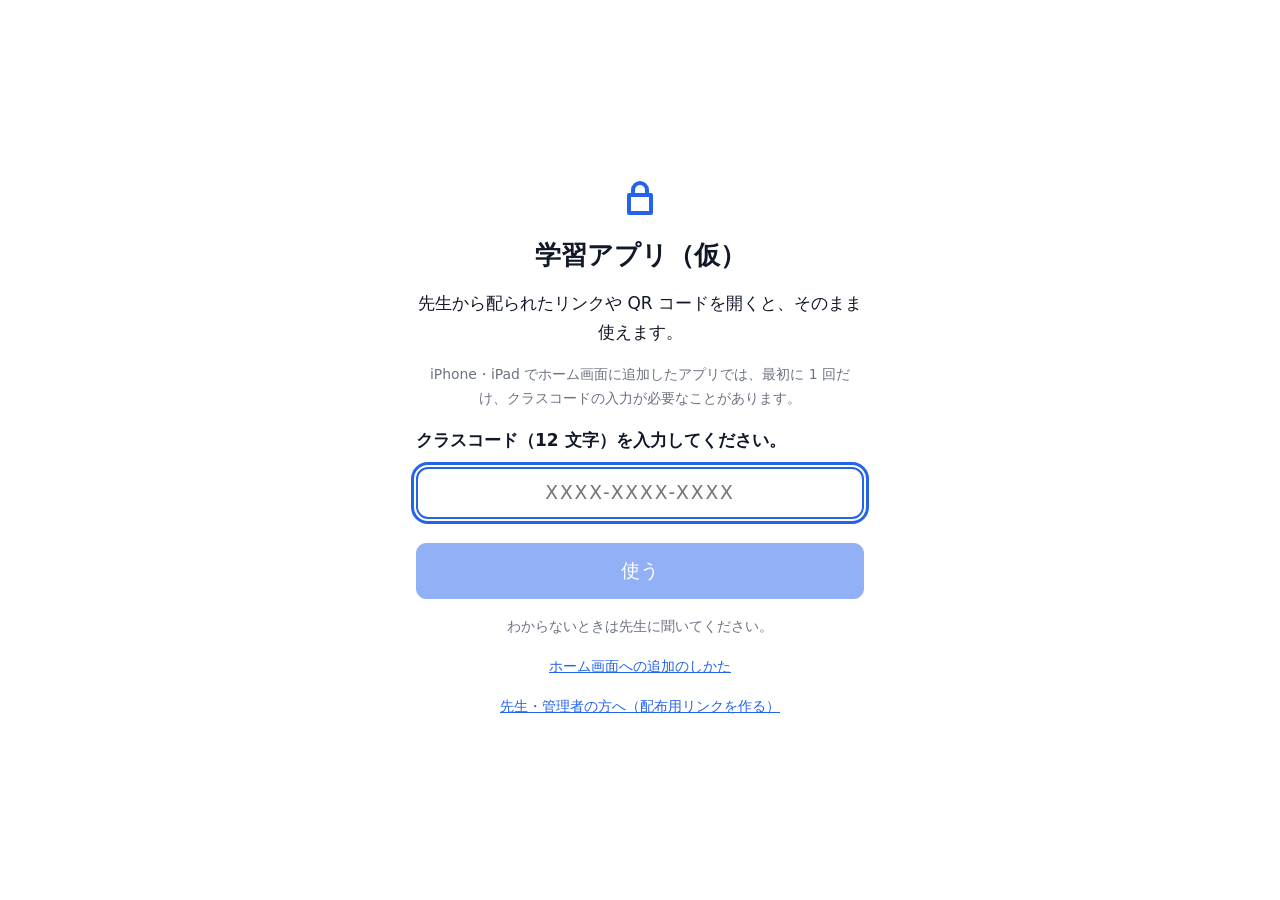
<file: index.html>
<!doctype html>
<html lang="ja" data-theme="system" data-font="medium">
  <head>
    <meta charset="utf-8">
    <meta name="viewport" content="width=device-width, initial-scale=1, viewport-fit=cover">
    <meta name="robots" content="noindex, nofollow">
    <meta name="theme-color" content="#2563eb">
    <meta name="description" content="宿題・自習用の学習アプリ">
    <meta name="mobile-web-app-capable" content="yes">
    <meta name="apple-mobile-web-app-capable" content="yes">
    <meta name="apple-mobile-web-app-status-bar-style" content="default">
    <meta name="apple-mobile-web-app-title" content="学習アプリ">
    <link rel="manifest" href="./manifest.webmanifest">
    <link rel="icon" href="./icons/icon.svg" type="image/svg+xml">
    <link rel="apple-touch-icon" href="./icons/apple-touch-icon.png">
    <title>学習アプリ（仮）</title>
    <script type="module" crossorigin src="./assets/index-BAQGWFuH.js"></script>
    <link rel="stylesheet" crossorigin href="./assets/index-Bog9Ndrd.css">
  </head>
  <body>
    <div id="app"></div>
  </body>
</html>
</file>
<file: assets/index-Bog9Ndrd.css>
@font-face{font-display:block;font-family:KaTeX_AMS;font-style:normal;font-weight:400;src:url(./KaTeX_AMS-Regular-BQhdFMY1.woff2)format("woff2"),url(./KaTeX_AMS-Regular-DMm9YOAa.woff)format("woff"),url(./KaTeX_AMS-Regular-DRggAlZN.ttf)format("truetype")}@font-face{font-display:block;font-family:KaTeX_Caligraphic;font-style:normal;font-weight:700;src:url(./KaTeX_Caligraphic-Bold-Dq_IR9rO.woff2)format("woff2"),url(./KaTeX_Caligraphic-Bold-BEiXGLvX.woff)format("woff"),url(./KaTeX_Caligraphic-Bold-ATXxdsX0.ttf)format("truetype")}@font-face{font-display:block;font-family:KaTeX_Caligraphic;font-style:normal;font-weight:400;src:url(./KaTeX_Caligraphic-Regular-Di6jR-x-.woff2)format("woff2"),url(./KaTeX_Caligraphic-Regular-CTRA-rTL.woff)format("woff"),url(./KaTeX_Caligraphic-Regular-wX97UBjC.ttf)format("truetype")}@font-face{font-display:block;font-family:KaTeX_Fraktur;font-style:normal;font-weight:700;src:url(./KaTeX_Fraktur-Bold-CL6g_b3V.woff2)format("woff2"),url(./KaTeX_Fraktur-Bold-BsDP51OF.woff)format("woff"),url(./KaTeX_Fraktur-Bold-BdnERNNW.ttf)format("truetype")}@font-face{font-display:block;font-family:KaTeX_Fraktur;font-style:normal;font-weight:400;src:url(./KaTeX_Fraktur-Regular-CTYiF6lA.woff2)format("woff2"),url(./KaTeX_Fraktur-Regular-Dxdc4cR9.woff)format("woff"),url(./KaTeX_Fraktur-Regular-CB_wures.ttf)format("truetype")}@font-face{font-display:block;font-family:KaTeX_Main;font-style:normal;font-weight:700;src:url(./KaTeX_Main-Bold-Cx986IdX.woff2)format("woff2"),url(./KaTeX_Main-Bold-Jm3AIy58.woff)format("woff"),url(./KaTeX_Main-Bold-waoOVXN0.ttf)format("truetype")}@font-face{font-display:block;font-family:KaTeX_Main;font-style:italic;font-weight:700;src:url(./KaTeX_Main-BoldItalic-DxDJ3AOS.woff2)format("woff2"),url(./KaTeX_Main-BoldItalic-SpSLRI95.woff)format("woff"),url(./KaTeX_Main-BoldItalic-DzxPMmG6.ttf)format("truetype")}@font-face{font-display:block;font-family:KaTeX_Main;font-style:italic;font-weight:400;src:url(./KaTeX_Main-Italic-NWA7e6Wa.woff2)format("woff2"),url(./KaTeX_Main-Italic-BMLOBm91.woff)format("woff"),url(./KaTeX_Main-Italic-3WenGoN9.ttf)format("truetype")}@font-face{font-display:block;font-family:KaTeX_Main;font-style:normal;font-weight:400;src:url(./KaTeX_Main-Regular-B22Nviop.woff2)format("woff2"),url(./KaTeX_Main-Regular-Dr94JaBh.woff)format("woff"),url(./KaTeX_Main-Regular-ypZvNtVU.ttf)format("truetype")}@font-face{font-display:block;font-family:KaTeX_Math;font-style:italic;font-weight:700;src:url(./KaTeX_Math-BoldItalic-CZnvNsCZ.woff2)format("woff2"),url(./KaTeX_Math-BoldItalic-iY-2wyZ7.woff)format("woff"),url(./KaTeX_Math-BoldItalic-B3XSjfu4.ttf)format("truetype")}@font-face{font-display:block;font-family:KaTeX_Math;font-style:italic;font-weight:400;src:url(./KaTeX_Math-Italic-t53AETM-.woff2)format("woff2"),url(./KaTeX_Math-Italic-DA0__PXp.woff)format("woff"),url(./KaTeX_Math-Italic-flOr_0UB.ttf)format("truetype")}@font-face{font-display:block;font-family:KaTeX_SansSerif;font-style:normal;font-weight:700;src:url(./KaTeX_SansSerif-Bold-D1sUS0GD.woff2)format("woff2"),url(./KaTeX_SansSerif-Bold-DbIhKOiC.woff)format("woff"),url(./KaTeX_SansSerif-Bold-CFMepnvq.ttf)format("truetype")}@font-face{font-display:block;font-family:KaTeX_SansSerif;font-style:italic;font-weight:400;src:url(./KaTeX_SansSerif-Italic-C3H0VqGB.woff2)format("woff2"),url(./KaTeX_SansSerif-Italic-DN2j7dab.woff)format("woff"),url(./KaTeX_SansSerif-Italic-YYjJ1zSn.ttf)format("truetype")}@font-face{font-display:block;font-family:KaTeX_SansSerif;font-style:normal;font-weight:400;src:url(./KaTeX_SansSerif-Regular-DDBCnlJ7.woff2)format("woff2"),url(./KaTeX_SansSerif-Regular-CS6fqUqJ.woff)format("woff"),url(./KaTeX_SansSerif-Regular-BNo7hRIc.ttf)format("truetype")}@font-face{font-display:block;font-family:KaTeX_Script;font-style:normal;font-weight:400;src:url(./KaTeX_Script-Regular-D3wIWfF6.woff2)format("woff2"),url(./KaTeX_Script-Regular-D5yQViql.woff)format("woff"),url(./KaTeX_Script-Regular-C5JkGWo-.ttf)format("truetype")}@font-face{font-display:block;font-family:KaTeX_Size1;font-style:normal;font-weight:400;src:url(./KaTeX_Size1-Regular-mCD8mA8B.woff2)format("woff2"),url(./KaTeX_Size1-Regular-C195tn64.woff)format("woff"),url(./KaTeX_Size1-Regular-Dbsnue_I.ttf)format("truetype")}@font-face{font-display:block;font-family:KaTeX_Size2;font-style:normal;font-weight:400;src:url(./KaTeX_Size2-Regular-Dy4dx90m.woff2)format("woff2"),url(./KaTeX_Size2-Regular-oD1tc_U0.woff)format("woff"),url(./KaTeX_Size2-Regular-B7gKUWhC.ttf)format("truetype")}@font-face{font-display:block;font-family:KaTeX_Size3;font-style:normal;font-weight:400;src:url([data-uri])format("woff2"),url(./KaTeX_Size3-Regular-CTq5MqoE.woff)format("woff"),url(./KaTeX_Size3-Regular-DgpXs0kz.ttf)format("truetype")}@font-face{font-display:block;font-family:KaTeX_Size4;font-style:normal;font-weight:400;src:url(./KaTeX_Size4-Regular-Dl5lxZxV.woff2)format("woff2"),url(./KaTeX_Size4-Regular-BF-4gkZK.woff)format("woff"),url(./KaTeX_Size4-Regular-DWFBv043.ttf)format("truetype")}@font-face{font-display:block;font-family:KaTeX_Typewriter;font-style:normal;font-weight:400;src:url(./KaTeX_Typewriter-Regular-CO6r4hn1.woff2)format("woff2"),url(./KaTeX_Typewriter-Regular-C0xS9mPB.woff)format("woff"),url(./KaTeX_Typewriter-Regular-D3Ib7_Hf.ttf)format("truetype")}.katex{text-indent:0;text-rendering:auto;font:1.21em/1.2 KaTeX_Main,math,Times New Roman,serif;position:relative}.katex *{border-color:currentColor;-ms-high-contrast-adjust:none!important}.katex .katex-version:after{content:"0.19.1"}.katex .katex-mathml{clip-path:inset(50%);border:0;width:1px;height:1px;padding:0;position:absolute;overflow:hidden}.katex .katex-html>.katex-newline{display:block}.katex .katex-base{white-space:nowrap;width:min-content;position:relative}.katex .katex-base,.katex .katex-strut{display:inline-block}.katex .textbf{font-weight:700}.katex .textit{font-style:italic}.katex .textrm{font-family:KaTeX_Main}.katex .textsf{font-family:KaTeX_SansSerif}.katex .texttt{font-family:KaTeX_Typewriter}.katex .mathnormal{font-family:KaTeX_Math;font-style:italic}.katex .mathit{font-family:KaTeX_Main;font-style:italic}.katex .mathrm{font-style:normal}.katex .mathbf{font-family:KaTeX_Main;font-weight:700}.katex .boldsymbol{font-family:KaTeX_Math;font-style:italic;font-weight:700}.katex .amsrm,.katex .mathbb,.katex .textbb{font-family:KaTeX_AMS}.katex .mathcal{font-family:KaTeX_Caligraphic}.katex .mathfrak,.katex .textfrak{font-family:KaTeX_Fraktur}.katex .mathboldfrak,.katex .textboldfrak{font-family:KaTeX_Fraktur;font-weight:700}.katex .mathtt{font-family:KaTeX_Typewriter}.katex .mathscr,.katex .textscr{font-family:KaTeX_Script}.katex .mathsf,.katex .textsf{font-family:KaTeX_SansSerif}.katex .mathboldsf,.katex .textboldsf{font-family:KaTeX_SansSerif;font-weight:700}.katex .mathitsf,.katex .mathsfit,.katex .textitsf{font-family:KaTeX_SansSerif;font-style:italic}.katex .mainrm{font-family:KaTeX_Main;font-style:normal}.katex .vlist-t{border-collapse:collapse;table-layout:fixed;display:inline-table}.katex .vlist-r{display:table-row}.katex .vlist{vertical-align:bottom;display:table-cell;position:relative}.katex .vlist>span{height:0;display:block;position:relative}.katex .vlist>span>span{display:inline-block}.katex .vlist>span>.pstrut{width:0;overflow:hidden}.katex .vlist-t2{margin-right:-2px}.katex .vlist-s{vertical-align:bottom;width:2px;min-width:2px;font-size:1px;display:table-cell}.katex .katex-vbox{flex-direction:column;align-items:baseline;display:inline-flex}.katex .katex-thinbox{flex-direction:row;width:0;max-width:0;display:inline-flex}.katex .msupsub{text-align:left}.katex .mfrac>span>span{text-align:center}.katex .mfrac .frac-line{border-bottom-style:solid;width:100%;display:inline-block}.katex .katex-hdashline,.katex .katex-hline,.katex .katex-overline .overline-line,.katex .katex-rule,.katex .katex-underline .underline-line,.katex .mfrac .frac-line{min-height:1px}.katex .mspace{display:inline-block}.katex .katex-smash{line-height:0;display:inline}.katex .clap,.katex .llap,.katex .rlap{width:0;position:relative}.katex .clap>.katex-inner,.katex .llap>.katex-inner,.katex .rlap>.katex-inner{position:absolute}.katex .clap>.katex-fix,.katex .llap>.katex-fix,.katex .rlap>.katex-fix{display:inline-block}.katex .llap>.katex-inner{right:0}.katex .clap>.katex-inner,.katex .rlap>.katex-inner{left:0}.katex .clap>.katex-inner>span{margin-left:-50%;margin-right:50%}.katex .katex-rule{border:0 solid;display:inline-block;position:relative}.katex .katex-hline,.katex .katex-overline .overline-line,.katex .katex-underline .underline-line{border-bottom-style:solid;width:100%;display:inline-block}.katex .katex-hdashline{border-bottom-style:dashed;width:100%;display:inline-block}.katex .sqrt>.katex-root{margin-left:.277778em;margin-right:-.555556em}.katex .fontsize-ensurer.reset-size1.size1,.katex .katex-sizing.reset-size1.size1{font-size:1em}.katex .fontsize-ensurer.reset-size1.size2,.katex .katex-sizing.reset-size1.size2{font-size:1.2em}.katex .fontsize-ensurer.reset-size1.size3,.katex .katex-sizing.reset-size1.size3{font-size:1.4em}.katex .fontsize-ensurer.reset-size1.size4,.katex .katex-sizing.reset-size1.size4{font-size:1.6em}.katex .fontsize-ensurer.reset-size1.size5,.katex .katex-sizing.reset-size1.size5{font-size:1.8em}.katex .fontsize-ensurer.reset-size1.size6,.katex .katex-sizing.reset-size1.size6{font-size:2em}.katex .fontsize-ensurer.reset-size1.size7,.katex .katex-sizing.reset-size1.size7{font-size:2.4em}.katex .fontsize-ensurer.reset-size1.size8,.katex .katex-sizing.reset-size1.size8{font-size:2.88em}.katex .fontsize-ensurer.reset-size1.size9,.katex .katex-sizing.reset-size1.size9{font-size:3.456em}.katex .fontsize-ensurer.reset-size1.size10,.katex .katex-sizing.reset-size1.size10{font-size:4.148em}.katex .fontsize-ensurer.reset-size1.size11,.katex .katex-sizing.reset-size1.size11{font-size:4.976em}.katex .fontsize-ensurer.reset-size2.size1,.katex .katex-sizing.reset-size2.size1{font-size:.833333em}.katex .fontsize-ensurer.reset-size2.size2,.katex .katex-sizing.reset-size2.size2{font-size:1em}.katex .fontsize-ensurer.reset-size2.size3,.katex .katex-sizing.reset-size2.size3{font-size:1.16667em}.katex .fontsize-ensurer.reset-size2.size4,.katex .katex-sizing.reset-size2.size4{font-size:1.33333em}.katex .fontsize-ensurer.reset-size2.size5,.katex .katex-sizing.reset-size2.size5{font-size:1.5em}.katex .fontsize-ensurer.reset-size2.size6,.katex .katex-sizing.reset-size2.size6{font-size:1.66667em}.katex .fontsize-ensurer.reset-size2.size7,.katex .katex-sizing.reset-size2.size7{font-size:2em}.katex .fontsize-ensurer.reset-size2.size8,.katex .katex-sizing.reset-size2.size8{font-size:2.4em}.katex .fontsize-ensurer.reset-size2.size9,.katex .katex-sizing.reset-size2.size9{font-size:2.88em}.katex .fontsize-ensurer.reset-size2.size10,.katex .katex-sizing.reset-size2.size10{font-size:3.45667em}.katex .fontsize-ensurer.reset-size2.size11,.katex .katex-sizing.reset-size2.size11{font-size:4.14667em}.katex .fontsize-ensurer.reset-size3.size1,.katex .katex-sizing.reset-size3.size1{font-size:.714286em}.katex .fontsize-ensurer.reset-size3.size2,.katex .katex-sizing.reset-size3.size2{font-size:.857143em}.katex .fontsize-ensurer.reset-size3.size3,.katex .katex-sizing.reset-size3.size3{font-size:1em}.katex .fontsize-ensurer.reset-size3.size4,.katex .katex-sizing.reset-size3.size4{font-size:1.14286em}.katex .fontsize-ensurer.reset-size3.size5,.katex .katex-sizing.reset-size3.size5{font-size:1.28571em}.katex .fontsize-ensurer.reset-size3.size6,.katex .katex-sizing.reset-size3.size6{font-size:1.42857em}.katex .fontsize-ensurer.reset-size3.size7,.katex .katex-sizing.reset-size3.size7{font-size:1.71429em}.katex .fontsize-ensurer.reset-size3.size8,.katex .katex-sizing.reset-size3.size8{font-size:2.05714em}.katex .fontsize-ensurer.reset-size3.size9,.katex .katex-sizing.reset-size3.size9{font-size:2.46857em}.katex .fontsize-ensurer.reset-size3.size10,.katex .katex-sizing.reset-size3.size10{font-size:2.96286em}.katex .fontsize-ensurer.reset-size3.size11,.katex .katex-sizing.reset-size3.size11{font-size:3.55429em}.katex .fontsize-ensurer.reset-size4.size1,.katex .katex-sizing.reset-size4.size1{font-size:.625em}.katex .fontsize-ensurer.reset-size4.size2,.katex .katex-sizing.reset-size4.size2{font-size:.75em}.katex .fontsize-ensurer.reset-size4.size3,.katex .katex-sizing.reset-size4.size3{font-size:.875em}.katex .fontsize-ensurer.reset-size4.size4,.katex .katex-sizing.reset-size4.size4{font-size:1em}.katex .fontsize-ensurer.reset-size4.size5,.katex .katex-sizing.reset-size4.size5{font-size:1.125em}.katex .fontsize-ensurer.reset-size4.size6,.katex .katex-sizing.reset-size4.size6{font-size:1.25em}.katex .fontsize-ensurer.reset-size4.size7,.katex .katex-sizing.reset-size4.size7{font-size:1.5em}.katex .fontsize-ensurer.reset-size4.size8,.katex .katex-sizing.reset-size4.size8{font-size:1.8em}.katex .fontsize-ensurer.reset-size4.size9,.katex .katex-sizing.reset-size4.size9{font-size:2.16em}.katex .fontsize-ensurer.reset-size4.size10,.katex .katex-sizing.reset-size4.size10{font-size:2.5925em}.katex .fontsize-ensurer.reset-size4.size11,.katex .katex-sizing.reset-size4.size11{font-size:3.11em}.katex .fontsize-ensurer.reset-size5.size1,.katex .katex-sizing.reset-size5.size1{font-size:.555556em}.katex .fontsize-ensurer.reset-size5.size2,.katex .katex-sizing.reset-size5.size2{font-size:.666667em}.katex .fontsize-ensurer.reset-size5.size3,.katex .katex-sizing.reset-size5.size3{font-size:.777778em}.katex .fontsize-ensurer.reset-size5.size4,.katex .katex-sizing.reset-size5.size4{font-size:.888889em}.katex .fontsize-ensurer.reset-size5.size5,.katex .katex-sizing.reset-size5.size5{font-size:1em}.katex .fontsize-ensurer.reset-size5.size6,.katex .katex-sizing.reset-size5.size6{font-size:1.11111em}.katex .fontsize-ensurer.reset-size5.size7,.katex .katex-sizing.reset-size5.size7{font-size:1.33333em}.katex .fontsize-ensurer.reset-size5.size8,.katex .katex-sizing.reset-size5.size8{font-size:1.6em}.katex .fontsize-ensurer.reset-size5.size9,.katex .katex-sizing.reset-size5.size9{font-size:1.92em}.katex .fontsize-ensurer.reset-size5.size10,.katex .katex-sizing.reset-size5.size10{font-size:2.30444em}.katex .fontsize-ensurer.reset-size5.size11,.katex .katex-sizing.reset-size5.size11{font-size:2.76444em}.katex .fontsize-ensurer.reset-size6.size1,.katex .katex-sizing.reset-size6.size1{font-size:.5em}.katex .fontsize-ensurer.reset-size6.size2,.katex .katex-sizing.reset-size6.size2{font-size:.6em}.katex .fontsize-ensurer.reset-size6.size3,.katex .katex-sizing.reset-size6.size3{font-size:.7em}.katex .fontsize-ensurer.reset-size6.size4,.katex .katex-sizing.reset-size6.size4{font-size:.8em}.katex .fontsize-ensurer.reset-size6.size5,.katex .katex-sizing.reset-size6.size5{font-size:.9em}.katex .fontsize-ensurer.reset-size6.size6,.katex .katex-sizing.reset-size6.size6{font-size:1em}.katex .fontsize-ensurer.reset-size6.size7,.katex .katex-sizing.reset-size6.size7{font-size:1.2em}.katex .fontsize-ensurer.reset-size6.size8,.katex .katex-sizing.reset-size6.size8{font-size:1.44em}.katex .fontsize-ensurer.reset-size6.size9,.katex .katex-sizing.reset-size6.size9{font-size:1.728em}.katex .fontsize-ensurer.reset-size6.size10,.katex .katex-sizing.reset-size6.size10{font-size:2.074em}.katex .fontsize-ensurer.reset-size6.size11,.katex .katex-sizing.reset-size6.size11{font-size:2.488em}.katex .fontsize-ensurer.reset-size7.size1,.katex .katex-sizing.reset-size7.size1{font-size:.416667em}.katex .fontsize-ensurer.reset-size7.size2,.katex .katex-sizing.reset-size7.size2{font-size:.5em}.katex .fontsize-ensurer.reset-size7.size3,.katex .katex-sizing.reset-size7.size3{font-size:.583333em}.katex .fontsize-ensurer.reset-size7.size4,.katex .katex-sizing.reset-size7.size4{font-size:.666667em}.katex .fontsize-ensurer.reset-size7.size5,.katex .katex-sizing.reset-size7.size5{font-size:.75em}.katex .fontsize-ensurer.reset-size7.size6,.katex .katex-sizing.reset-size7.size6{font-size:.833333em}.katex .fontsize-ensurer.reset-size7.size7,.katex .katex-sizing.reset-size7.size7{font-size:1em}.katex .fontsize-ensurer.reset-size7.size8,.katex .katex-sizing.reset-size7.size8{font-size:1.2em}.katex .fontsize-ensurer.reset-size7.size9,.katex .katex-sizing.reset-size7.size9{font-size:1.44em}.katex .fontsize-ensurer.reset-size7.size10,.katex .katex-sizing.reset-size7.size10{font-size:1.72833em}.katex .fontsize-ensurer.reset-size7.size11,.katex .katex-sizing.reset-size7.size11{font-size:2.07333em}.katex .fontsize-ensurer.reset-size8.size1,.katex .katex-sizing.reset-size8.size1{font-size:.347222em}.katex .fontsize-ensurer.reset-size8.size2,.katex .katex-sizing.reset-size8.size2{font-size:.416667em}.katex .fontsize-ensurer.reset-size8.size3,.katex .katex-sizing.reset-size8.size3{font-size:.486111em}.katex .fontsize-ensurer.reset-size8.size4,.katex .katex-sizing.reset-size8.size4{font-size:.555556em}.katex .fontsize-ensurer.reset-size8.size5,.katex .katex-sizing.reset-size8.size5{font-size:.625em}.katex .fontsize-ensurer.reset-size8.size6,.katex .katex-sizing.reset-size8.size6{font-size:.694444em}.katex .fontsize-ensurer.reset-size8.size7,.katex .katex-sizing.reset-size8.size7{font-size:.833333em}.katex .fontsize-ensurer.reset-size8.size8,.katex .katex-sizing.reset-size8.size8{font-size:1em}.katex .fontsize-ensurer.reset-size8.size9,.katex .katex-sizing.reset-size8.size9{font-size:1.2em}.katex .fontsize-ensurer.reset-size8.size10,.katex .katex-sizing.reset-size8.size10{font-size:1.44028em}.katex .fontsize-ensurer.reset-size8.size11,.katex .katex-sizing.reset-size8.size11{font-size:1.72778em}.katex .fontsize-ensurer.reset-size9.size1,.katex .katex-sizing.reset-size9.size1{font-size:.289352em}.katex .fontsize-ensurer.reset-size9.size2,.katex .katex-sizing.reset-size9.size2{font-size:.347222em}.katex .fontsize-ensurer.reset-size9.size3,.katex .katex-sizing.reset-size9.size3{font-size:.405093em}.katex .fontsize-ensurer.reset-size9.size4,.katex .katex-sizing.reset-size9.size4{font-size:.462963em}.katex .fontsize-ensurer.reset-size9.size5,.katex .katex-sizing.reset-size9.size5{font-size:.520833em}.katex .fontsize-ensurer.reset-size9.size6,.katex .katex-sizing.reset-size9.size6{font-size:.578704em}.katex .fontsize-ensurer.reset-size9.size7,.katex .katex-sizing.reset-size9.size7{font-size:.694444em}.katex .fontsize-ensurer.reset-size9.size8,.katex .katex-sizing.reset-size9.size8{font-size:.833333em}.katex .fontsize-ensurer.reset-size9.size9,.katex .katex-sizing.reset-size9.size9{font-size:1em}.katex .fontsize-ensurer.reset-size9.size10,.katex .katex-sizing.reset-size9.size10{font-size:1.20023em}.katex .fontsize-ensurer.reset-size9.size11,.katex .katex-sizing.reset-size9.size11{font-size:1.43981em}.katex .fontsize-ensurer.reset-size10.size1,.katex .katex-sizing.reset-size10.size1{font-size:.24108em}.katex .fontsize-ensurer.reset-size10.size2,.katex .katex-sizing.reset-size10.size2{font-size:.289296em}.katex .fontsize-ensurer.reset-size10.size3,.katex .katex-sizing.reset-size10.size3{font-size:.337512em}.katex .fontsize-ensurer.reset-size10.size4,.katex .katex-sizing.reset-size10.size4{font-size:.385728em}.katex .fontsize-ensurer.reset-size10.size5,.katex .katex-sizing.reset-size10.size5{font-size:.433944em}.katex .fontsize-ensurer.reset-size10.size6,.katex .katex-sizing.reset-size10.size6{font-size:.48216em}.katex .fontsize-ensurer.reset-size10.size7,.katex .katex-sizing.reset-size10.size7{font-size:.578592em}.katex .fontsize-ensurer.reset-size10.size8,.katex .katex-sizing.reset-size10.size8{font-size:.694311em}.katex .fontsize-ensurer.reset-size10.size9,.katex .katex-sizing.reset-size10.size9{font-size:.833173em}.katex .fontsize-ensurer.reset-size10.size10,.katex .katex-sizing.reset-size10.size10{font-size:1em}.katex .fontsize-ensurer.reset-size10.size11,.katex .katex-sizing.reset-size10.size11{font-size:1.19961em}.katex .fontsize-ensurer.reset-size11.size1,.katex .katex-sizing.reset-size11.size1{font-size:.200965em}.katex .fontsize-ensurer.reset-size11.size2,.katex .katex-sizing.reset-size11.size2{font-size:.241158em}.katex .fontsize-ensurer.reset-size11.size3,.katex .katex-sizing.reset-size11.size3{font-size:.281351em}.katex .fontsize-ensurer.reset-size11.size4,.katex .katex-sizing.reset-size11.size4{font-size:.321543em}.katex .fontsize-ensurer.reset-size11.size5,.katex .katex-sizing.reset-size11.size5{font-size:.361736em}.katex .fontsize-ensurer.reset-size11.size6,.katex .katex-sizing.reset-size11.size6{font-size:.401929em}.katex .fontsize-ensurer.reset-size11.size7,.katex .katex-sizing.reset-size11.size7{font-size:.482315em}.katex .fontsize-ensurer.reset-size11.size8,.katex .katex-sizing.reset-size11.size8{font-size:.578778em}.katex .fontsize-ensurer.reset-size11.size9,.katex .katex-sizing.reset-size11.size9{font-size:.694534em}.katex .fontsize-ensurer.reset-size11.size10,.katex .katex-sizing.reset-size11.size10{font-size:.833601em}.katex .fontsize-ensurer.reset-size11.size11,.katex .katex-sizing.reset-size11.size11{font-size:1em}.katex .delimsizing.size1{font-family:KaTeX_Size1}.katex .delimsizing.size2{font-family:KaTeX_Size2}.katex .delimsizing.size3{font-family:KaTeX_Size3}.katex .delimsizing.size4{font-family:KaTeX_Size4}.katex .delimsizing.mult .delim-size1>span{font-family:KaTeX_Size1}.katex .delimsizing.mult .delim-size4>span{font-family:KaTeX_Size4}.katex .nulldelimiter{width:.12em;display:inline-block}.katex .delimcenter,.katex .op-symbol{position:relative}.katex .op-symbol.small-op{font-family:KaTeX_Size1}.katex .op-symbol.large-op{font-family:KaTeX_Size2}.katex .katex-accent>.vlist-t,.katex .op-limits>.vlist-t{text-align:center}.katex .katex-accent .accent-body{position:relative}.katex .katex-accent .accent-body:not(.accent-full){width:0}.katex .katex-overlay{display:block}.katex .mtable .vertical-separator{min-width:1px;display:inline-block}.katex .mtable .arraycolsep{display:inline-block}.katex .mtable .col-align-c>.vlist-t{text-align:center}.katex .mtable .col-align-l>.vlist-t{text-align:left}.katex .mtable .col-align-r>.vlist-t{text-align:right}.katex .svg-align{text-align:left}.katex svg{fill:currentColor;stroke:currentColor;height:inherit;width:100%;display:block;position:absolute}.katex svg path{stroke:none}.katex svg{fill-rule:nonzero;fill-opacity:1;stroke-width:1px;stroke-linecap:butt;stroke-linejoin:miter;stroke-miterlimit:4;stroke-dasharray:none;stroke-dashoffset:0;stroke-opacity:1}.katex img{border-style:none;min-width:0;max-width:none;min-height:0;max-height:none}.katex .katex-stretchy{width:100%;display:block;position:relative;overflow:hidden}.katex .katex-stretchy:after,.katex .katex-stretchy:before{content:""}.katex .hide-tail{width:100%;position:relative;overflow:hidden}.katex .halfarrow-left{width:50.2%;position:absolute;left:0;overflow:hidden}.katex .halfarrow-right{width:50.2%;position:absolute;right:0;overflow:hidden}.katex .brace-left{width:25.1%;position:absolute;left:0;overflow:hidden}.katex .brace-center{width:50%;position:absolute;left:25%;overflow:hidden}.katex .brace-right{width:25.1%;position:absolute;right:0;overflow:hidden}.katex .x-arrow-pad{padding:0 .5em}.katex .cd-arrow-pad{padding:0 .55556em 0 .27778em}.katex .mover,.katex .munder,.katex .x-arrow{text-align:center}.katex .boxpad{padding:0 .3em}.katex .fbox,.katex .fcolorbox{box-sizing:border-box;border:.04em solid}.katex .cancel-pad{padding:0 .2em}.katex .cancel-lap{margin-left:-.2em;margin-right:-.2em}.katex .katex-sout{border-bottom-style:solid;border-bottom-width:.08em}.katex .angl{box-sizing:border-box;border-top:.049em solid;border-right:.049em solid;margin-right:.03889em}.katex .anglpad{padding:0 .03889em}.katex .reflectbox{display:inline-block;transform:scaleX(-1)}.katex .eqn-num:before{content:"(" counter(katexEqnNo) ")";counter-increment:katexEqnNo}.katex .mml-eqn-num:before{content:"(" counter(mmlEqnNo) ")";counter-increment:mmlEqnNo}.katex .mtr-glue{width:50%}.katex .cd-vert-arrow{display:inline-block;position:relative}.katex .cd-label-left{text-align:left;display:inline-block;position:absolute;right:calc(50% + .3em)}.katex .cd-label-right{text-align:right;display:inline-block;position:absolute;left:calc(50% + .3em)}.katex-display{text-align:center;margin:1em 0;display:block}.katex-display>.katex{text-align:center;white-space:nowrap;display:block}.katex-display>.katex>.katex-html{display:block;position:relative}.katex-display>.katex>.katex-html>.katex-tag{position:absolute;right:0}.katex-display.leqno>.katex>.katex-html>.katex-tag{left:0;right:auto}.katex-display.fleqn>.katex{text-align:left;padding-left:2em}body{counter-reset:katexEqnNo mmlEqnNo}:root{--bg:#fff;--bg-sub:#f3f4f6;--fg:#111827;--muted:#6b7280;--border:#e5e7eb;--border-strong:#d1d5db;--card:#fff;--accent:#2563eb;--accent-fg:#fff;--accent-soft:#dbeafe;--accent-ink:var(--accent);--ok:#047857;--ok-bg:#d1fae5;--ng:#b91c1c;--ng-bg:#fee2e2;--syn-s:#2563eb;--syn-v:#dc2626;--syn-o:#9333ea;--syn-c:#d97706;--syn-m:#6b7280;--warn:#92400e;--warn-bg:#fef3c7;--new-bg:#dc2626;--shadow:0 1px 3px #0000001f;--icon-check:#fff;--safe-top:env(safe-area-inset-top,0px);--safe-bottom:env(safe-area-inset-bottom,0px);--safe-left:env(safe-area-inset-left,0px);--safe-right:env(safe-area-inset-right,0px);--tab-h:56px;--lightningcss-light:initial;--lightningcss-dark: ;color-scheme:light}:root[data-theme=dark]{--bg:#111827;--bg-sub:#1f2937;--fg:#f3f4f6;--muted:#9ca3af;--border:#374151;--border-strong:#4b5563;--card:#1f2937;--accent-soft:#1e3a5f;--accent-ink:#93c5fd;--ok:#34d399;--ok-bg:#064e3b;--ng:#f87171;--ng-bg:#7f1d1d;--syn-s:#60a5fa;--syn-v:#f87171;--syn-o:#c084fc;--syn-c:#fbbf24;--syn-m:#9ca3af;--warn:#fcd34d;--warn-bg:#78350f;--shadow:0 1px 3px #00000080;--icon-check:#111827;--lightningcss-light: ;--lightningcss-dark:initial;color-scheme:dark}@media (prefers-color-scheme:dark){:root[data-theme=system]{--bg:#111827;--bg-sub:#1f2937;--fg:#f3f4f6;--muted:#9ca3af;--border:#374151;--border-strong:#4b5563;--card:#1f2937;--accent-soft:#1e3a5f;--accent-ink:#93c5fd;--ok:#34d399;--ok-bg:#064e3b;--ng:#f87171;--ng-bg:#7f1d1d;--syn-s:#60a5fa;--syn-v:#f87171;--syn-o:#c084fc;--syn-c:#fbbf24;--syn-m:#9ca3af;--warn:#fcd34d;--warn-bg:#78350f;--shadow:0 1px 3px #00000080;--icon-check:#111827;--lightningcss-light: ;--lightningcss-dark:initial;color-scheme:dark}}html{-webkit-text-size-adjust:100%;font-size:17px}html[data-font=small]{font-size:15px}html[data-font=medium]{font-size:17px}html[data-font=large]{font-size:20px}*,:before,:after{box-sizing:border-box}body{color:var(--fg);background:var(--bg);overflow-wrap:anywhere;margin:0;font-family:system-ui,-apple-system,BlinkMacSystemFont,Segoe UI,Roboto,Noto Sans,Ubuntu,Cantarell,Helvetica Neue,Hiragino Sans,Hiragino Kaku Gothic ProN,Noto Sans JP,Yu Gothic UI,Meiryo,sans-serif;line-height:1.7}h1,h2,h3,p{margin:0}a{color:var(--accent-ink)}img{max-width:100%}:focus-visible{outline:3px solid var(--accent);outline-offset:2px}button{font:inherit;color:inherit}.icon{vertical-align:middle;flex:none;display:inline-block}@media (prefers-reduced-motion:reduce){*,:before,:after{scroll-behavior:auto!important;transition-duration:.001ms!important;animation-duration:.001ms!important;animation-iteration-count:1!important}}#app{min-height:100vh;min-height:100dvh}.app-shell{max-width:720px;min-height:100vh;flex-direction:column;min-height:100dvh;margin:0 auto;display:flex}.app-shell.has-tabbar{padding-bottom:calc(var(--tab-h) + var(--safe-bottom))}.app-header{z-index:20;background:var(--bg);border-bottom:1px solid var(--border);padding-top:var(--safe-top);position:sticky;top:0}.app-header-inner{min-height:52px;padding:0 calc(8px + var(--safe-right)) 0 calc(8px + var(--safe-left));grid-template-columns:minmax(48px,auto) minmax(0,1fr) minmax(48px,auto);align-items:center;gap:4px;display:grid}.app-header-side{align-items:center;min-width:44px;display:flex}.app-header-right{justify-content:flex-end}.app-header-title{text-align:center;min-width:0}.app-header-title h1{white-space:nowrap;text-overflow:ellipsis;font-size:1.05rem;line-height:1.4;overflow:hidden}.app-header-subtitle{color:var(--muted);white-space:nowrap;text-overflow:ellipsis;font-size:.78rem;line-height:1.3;overflow:hidden}.app-header-right:has(.btn){width:auto}.app-header-side .btn{white-space:nowrap}.icon-btn{width:44px;height:44px;color:inherit;cursor:pointer;background:0 0;border:0;border-radius:8px;justify-content:center;align-items:center;padding:0;display:inline-flex}.icon-btn:hover{background:var(--bg-sub)}.tab-bar{z-index:20;background:var(--bg);border-top:1px solid var(--border);padding-bottom:var(--safe-bottom);position:fixed;bottom:0;left:0;right:0}.tab-bar-inner{max-width:720px;padding:0 var(--safe-right) 0 var(--safe-left);margin:0 auto;display:flex}.tab{min-height:var(--tab-h);color:var(--muted);flex-direction:column;flex:1;justify-content:center;align-items:center;gap:0;padding:4px 0;font-size:.7rem;line-height:1.3;text-decoration:none;display:flex}.tab[aria-current=page]{color:var(--accent-ink);font-weight:700}.tab-icon{display:inline-flex;position:relative}.tab-badge{background:var(--new-bg);color:#fff;text-align:center;border-radius:9px;min-width:18px;height:18px;padding:0 5px;font-size:.68rem;font-weight:700;line-height:18px;position:absolute;top:-6px;right:-12px}.screen{padding:16px calc(16px + var(--safe-right)) 24px calc(16px + var(--safe-left));flex-direction:column;flex:1;gap:16px;display:flex}.screen.centered{text-align:center;justify-content:center;align-items:center}.section-title{font-size:1rem;font-weight:700}.section{flex-direction:column;gap:8px;display:flex}.muted{color:var(--muted)}.small{font-size:.85rem}.empty{text-align:center;color:var(--muted);padding:32px 16px}.btn{border:1px solid var(--accent);min-width:44px;min-height:44px;color:var(--accent-ink);cursor:pointer;background:0 0;border-radius:10px;justify-content:center;align-items:center;gap:6px;padding:0 18px;font-size:1rem;text-decoration:none;display:inline-flex}.btn:hover{background:var(--accent-soft)}.btn-primary{background:var(--accent);color:var(--accent-fg)}.btn-primary:hover{background:var(--accent);filter:brightness(1.08)}.btn-danger{border-color:var(--ng);color:var(--ng)}.btn-block{width:100%;display:flex}.btn[disabled],.btn[aria-disabled=true]{opacity:.5;cursor:not-allowed}.btn-large{min-height:56px;font-size:1.1rem}.button-row{flex-wrap:wrap;gap:8px;display:flex}.button-stack{flex-direction:column;gap:12px;display:flex}.card{background:var(--card);border:1px solid var(--border);box-shadow:var(--shadow);border-radius:12px;padding:12px 16px}.subject-grid{grid-template-columns:repeat(2,1fr);gap:12px;display:grid}.subject-card{background:var(--card);border:1px solid var(--border);box-shadow:var(--shadow);color:inherit;border-radius:12px;flex-direction:column;gap:6px;padding:0 0 12px;text-decoration:none;display:flex;position:relative;overflow:hidden}.subject-card-band{background:var(--subject-color,var(--accent));height:8px}.subject-card-body{flex-direction:column;gap:4px;padding:4px 12px 0;display:flex}.subject-card-name{font-size:1.05rem;font-weight:700}.subject-card-count{color:var(--muted);font-size:.8rem}.subject-card .badge{position:absolute;top:14px;right:10px}.progress{background:var(--bg-sub);border-radius:4px;height:8px;overflow:hidden}.progress-fill{background:var(--subject-color,var(--accent));border-radius:4px;height:100%}.material-list{flex-direction:column;gap:8px;margin:0;padding:0;list-style:none;display:flex}.unit-title{color:var(--muted);padding:8px 0 0;font-size:.9rem;font-weight:700}.pending-subject{flex-direction:column;gap:4px;display:flex}.pending-subject-title{border-left:4px solid var(--subject-color,var(--accent));margin:8px 0 0;padding-left:8px;font-size:1rem}.pending-book{flex-direction:column;gap:6px;display:flex}.pending-book-heading{font-size:inherit;margin:0}.pending-book-head{text-align:left;width:100%;min-height:48px;font:inherit;color:var(--fg);background:var(--card);border:1px solid var(--border);cursor:pointer;border-radius:12px;align-items:baseline;gap:8px;padding:10px 14px;display:flex}.pending-book-head:disabled{cursor:default;opacity:1}.pending-book-arrow{width:1em;color:var(--muted)}.pending-book-name{font-weight:700}.pending-book-count{color:var(--muted);flex:auto;font-size:.8rem;font-weight:400}.search-field{align-items:center;display:flex;position:relative}.search-field>svg{color:var(--muted);pointer-events:none;position:absolute;left:12px}.search-field .text-input{width:100%;padding-left:38px}.material-item{background:var(--card);border:1px solid var(--border);border-radius:12px;grid-template-columns:minmax(0,1fr) auto;align-items:center;gap:10px;padding:10px 8px 10px 12px;display:grid;position:relative}.material-item-link{color:inherit;text-decoration:none}.material-item-link:after{content:"";border-radius:12px;position:absolute;top:0;bottom:0;left:0;right:0}.material-item-link:focus-visible{outline:none}.material-item-link:focus-visible:after{outline:3px solid var(--accent);outline-offset:1px}.material-item-main{text-align:left;flex-direction:column;align-items:flex-start;gap:2px;min-width:0;display:flex}.material-item-main>*{max-width:100%}.material-item-head{flex-wrap:wrap;align-items:center;gap:4px 8px;margin-bottom:2px;display:flex}.material-item-context{color:var(--muted);font-size:.78rem}.material-item-title{-webkit-line-clamp:2;-webkit-box-orient:vertical;font-weight:700;line-height:1.4;display:-webkit-box;overflow:hidden}.material-item-desc{color:var(--muted);white-space:nowrap;text-overflow:ellipsis;font-size:.82rem;overflow:hidden}.material-item-meta{color:var(--muted);flex-wrap:wrap;align-items:center;gap:6px;font-size:.78rem;display:flex}.material-item-right{z-index:1;align-items:center;gap:2px;display:flex;position:relative}.status-icon{color:var(--muted);display:inline-flex}.status-icon[data-status=in_progress]{color:var(--accent)}.status-icon[data-status=completed]{color:var(--ok)}.chip{color:#fff;white-space:nowrap;border-radius:10px;padding:1px 8px;font-size:.72rem;font-weight:700;line-height:1.6;display:inline-block}.chip[data-type=note]{background:#0284c7}.chip[data-type=quiz]{background:#ea580c}.chip[data-type=flashcards]{background:#9333ea}.chip[data-type=pdf]{background:#dc2626}.chip[data-type=link]{background:#475569}.chip[data-type=review]{background:#be123c}.badge{white-space:nowrap;color:#fff;background:var(--new-bg);border-radius:8px;padding:0 7px;font-size:.7rem;font-weight:700;line-height:1.6;display:inline-block}.badge[data-kind=updated]{background:#d97706}.badge[data-kind=draft]{background:#6b7280}.badge[data-kind=admin]{background:#7c2d12}.fav-btn{color:var(--muted)}.fav-btn[aria-pressed=true]{color:#d97706}.welcome{text-align:center;justify-content:center;gap:20px;width:100%;max-width:480px;margin:0 auto}.welcome h1{font-size:1.6rem;line-height:1.4}.grade-list{flex-direction:column;gap:12px;display:flex}.grade-list .btn{justify-content:space-between}.banner{background:var(--warn-bg);color:var(--warn);flex-wrap:wrap;align-items:center;gap:8px 12px;padding:10px 16px;font-size:.9rem;display:flex}.banner .btn{background:var(--bg);min-height:40px;padding:0 14px;font-size:.9rem}.banner-info{background:var(--accent-soft);color:var(--fg)}.note-line{color:var(--muted);font-size:.82rem}.toast-host{z-index:40;left:0;right:0;bottom:calc(var(--tab-h) + var(--safe-bottom) + 12px);pointer-events:none;flex-direction:column;align-items:center;gap:8px;padding:0 16px;display:flex;position:fixed}.toast{pointer-events:auto;color:#fff;background:#1f2937;border-radius:12px;align-items:center;gap:12px;max-width:560px;padding:10px 16px;font-size:.92rem;display:flex;box-shadow:0 4px 12px #0000004d}.toast-action{color:#bfdbfe;cursor:pointer;background:0 0;border:1px solid #93c5fd;border-radius:8px;min-height:36px;padding:0 12px;font-weight:700}.action-bar{z-index:15;padding:10px calc(16px + max(var(--safe-right), (100vw - 720px) / 2)) calc(10px + var(--safe-bottom)) calc(16px + max(var(--safe-left), (100vw - 720px) / 2));background:var(--bg);border-top:1px solid var(--border);gap:10px;display:flex;position:fixed;bottom:0;left:0;right:0}.has-tabbar .action-bar{bottom:calc(var(--tab-h) + var(--safe-bottom));padding-bottom:10px}.action-bar .btn{flex:1;min-width:0}.has-action-bar{padding-bottom:88px}.has-action-bar .feedback-area{scroll-margin-bottom:96px}.app-shell:has(.action-bar) .toast-host{bottom:calc(var(--tab-h) + var(--safe-bottom) + 88px)}.drawer-backdrop{z-index:45;background:#00000080;position:fixed;top:0;bottom:0;left:0;right:0}.drawer{width:min(300px,85vw);padding:calc(8px + var(--safe-top)) 12px calc(16px + var(--safe-bottom)) calc(12px + var(--safe-left));background:var(--bg);color:var(--fg);flex-direction:column;gap:12px;display:flex;position:absolute;top:0;bottom:0;left:0;overflow-y:auto;box-shadow:4px 0 16px #0000004d}.drawer:focus{outline:none}.drawer-head{justify-content:space-between;align-items:center;min-height:44px;display:flex}.drawer-title{padding-left:4px;font-size:1.05rem;font-weight:700}.drawer-section{flex-direction:column;gap:4px;display:flex}.drawer-section+.drawer-section{border-top:1px solid var(--border);padding-top:12px}.drawer-section-title{color:var(--muted);padding-left:4px;font-size:.8rem}.drawer-list{flex-direction:column;gap:2px;margin:0;padding:0;list-style:none;display:flex}.drawer-item{width:100%;min-height:44px;color:inherit;font:inherit;text-align:left;cursor:pointer;background:0 0;border:0;border-radius:10px;justify-content:space-between;align-items:center;gap:8px;padding:0 12px;font-size:1rem;text-decoration:none;display:flex}.drawer-item:hover{background:var(--bg-sub)}.drawer-item[aria-current=true]{background:var(--accent-soft);color:var(--accent-ink);font-weight:700}.drawer-item-label{align-items:center;gap:8px;display:inline-flex}.task-list{flex-direction:column;gap:8px;margin:0;padding:0;list-style:none;display:flex}.task-item{background:var(--card);border:1px solid var(--border);border-radius:12px;align-items:center;gap:8px;padding:8px 10px 8px 4px;display:flex}.task-check{width:44px;height:44px;color:var(--muted);cursor:pointer;background:0 0;border:0;border-radius:22px;flex:none;justify-content:center;align-items:center;padding:0;display:inline-flex}.task-item[data-done=true] .task-check{color:var(--ok)}.task-main{flex-wrap:wrap;flex:1;align-items:baseline;gap:2px 8px;min-width:0;display:flex}.task-subject{color:#fff;background:var(--subject-color,var(--accent));border-radius:8px;align-self:center;padding:0 7px;font-size:.72rem;font-weight:700;line-height:1.6}.task-title{font-weight:700}.task-amount{color:var(--muted);font-size:.88rem}.task-item[data-done=true] .task-title{color:var(--muted);text-decoration:line-through}.task-late{white-space:nowrap;background:var(--warn-bg);color:var(--warn);border-radius:999px;align-self:center;padding:0 8px;font-size:.72rem;font-weight:700;line-height:1.7}.task-action{flex:none;min-height:38px;padding:0 12px;font-size:.9rem}.task-form{flex-direction:column;gap:12px;display:flex}.field{flex-direction:column;gap:4px;display:flex}.task-form-amount{grid-template-columns:1fr 1fr;gap:10px;display:grid}.task-form-delete{margin-right:auto}.modal-backdrop{z-index:50;background:#00000080;justify-content:center;align-items:center;padding:16px;display:flex;position:fixed;top:0;bottom:0;left:0;right:0}.modal{background:var(--bg);width:100%;max-width:480px;max-height:90vh;color:var(--fg);border-radius:16px;flex-direction:column;gap:14px;padding:20px;display:flex;overflow:auto}.modal h2{font-size:1.1rem}.segmented{border:1px solid var(--accent);border-radius:10px;display:flex;overflow:hidden}.segmented button{min-height:44px;color:var(--accent-ink);cursor:pointer;background:0 0;border:0;flex:1;font-size:.95rem}.segmented button+button{border-left:1px solid var(--accent)}.segmented button[aria-pressed=true]{background:var(--accent);color:var(--accent-fg);font-weight:700}.error-screen{text-align:center;justify-content:center;max-width:480px;margin:0 auto}.error-screen h1{font-size:1.3rem}.code-screen{text-align:center;justify-content:center;gap:16px;width:100%;max-width:480px;margin:0 auto}.code-screen h1{font-size:1.5rem;line-height:1.4}.code-screen .lock{color:var(--accent)}.code-form{text-align:left;flex-direction:column;gap:12px;display:flex}.code-input{text-align:center;letter-spacing:.1em;font-variant-numeric:tabular-nums;text-transform:uppercase}.code-error{color:var(--ng);font-weight:700}.check-ok{color:var(--ok);font-weight:700}.banner-test{color:#fff;text-align:center;background:#b91c1c;justify-content:center;font-weight:700}.home-card{border-color:var(--accent);background:var(--accent-soft);flex-direction:column;gap:8px;display:flex}.home-card-code{letter-spacing:.08em;text-align:center;-webkit-user-select:all;user-select:all;font-family:ui-monospace,SFMono-Regular,Menlo,Consolas,monospace;font-size:1.5rem;font-weight:700}.tools-screen{width:100%;max-width:640px;margin:0 auto}.warning-note{background:var(--warn-bg);color:var(--warn);border-radius:10px;padding:10px 14px;font-size:.92rem;font-weight:700}.new-code-box{border:2px dashed var(--accent);border-radius:12px;flex-direction:column;align-items:flex-start;gap:8px;margin-top:12px;padding:12px;display:flex}.new-code{letter-spacing:.08em;-webkit-user-select:all;user-select:all;font-family:ui-monospace,SFMono-Regular,Menlo,Consolas,monospace;font-size:1.7rem;font-weight:700}.print-sheet{flex-direction:column;gap:12px;display:flex}.qr-box{background:#fff;border-radius:8px;width:100%;max-width:280px;margin:0 auto;padding:4px}.qr-box svg{width:100%;height:auto;display:block}.tools-link{word-break:break-all;color:var(--muted);font-size:.85rem}.sample-message{white-space:pre-wrap;word-break:break-all;background:var(--bg-sub);font:inherit;border-radius:8px;padding:10px 12px;font-size:.88rem}img.asset-error{border:1px dashed var(--border-strong);color:var(--muted);padding:4px 8px;font-size:.85rem;display:inline-block}.flip{transform:scaleX(-1)}.sr-only{clip:rect(0, 0, 0, 0);white-space:nowrap;border:0;width:1px;height:1px;margin:-1px;padding:0;position:absolute;overflow:hidden}.offline-note{background:var(--bg-sub);color:var(--muted);border-radius:8px;padding:8px 12px;font-size:.85rem}.section-head{justify-content:space-between;align-items:baseline;gap:8px;display:flex}.progress-summary{flex-direction:column;gap:6px;display:flex}.selected-mark{font-size:.8rem;font-weight:700}.complete-toggle{justify-content:center;align-items:center;gap:12px;margin-top:8px;padding:12px 0;display:flex}.complete-label{color:var(--ok);font-weight:700}.material-footer{border-top:1px solid var(--border);color:var(--muted);flex-direction:column;gap:4px;margin-top:16px;padding-top:12px;font-size:.82rem;display:flex}.link-card{flex-direction:column;align-items:flex-start;gap:10px;display:flex}.pdf-bar{justify-content:space-between;align-items:center;gap:8px;display:flex}.pdf-pages{flex-direction:column;gap:8px;display:flex}.pdf-page{background:var(--bg-sub);border:1px solid var(--border);border-radius:4px;width:100%;overflow:hidden}.pdf-page canvas{display:block}.modal-actions{justify-content:flex-end}.copy-area{width:100%;font:inherit;border:1px solid var(--border-strong);background:var(--bg-sub);color:var(--fg);resize:vertical;border-radius:8px;padding:8px;font-size:.9rem}.quiz{flex-direction:column;gap:16px;display:flex}.quiz h2:focus{outline:none}.quiz-facts{margin:0;padding-left:1.2em}.quiz-progress{flex-direction:column;gap:6px;display:flex}.quiz-position{font-size:1rem;font-weight:700}.quiz-prompt{font-size:1.05rem}.choice-list{flex-direction:column;gap:10px;display:flex}.choice{border:2px solid var(--border-strong);background:var(--card);cursor:pointer;border-radius:12px;align-items:center;gap:10px;min-height:52px;padding:10px 14px;display:flex}.choice input{width:22px;height:22px;accent-color:var(--accent);flex:none}.choice-body{flex:1;min-width:0}.choice[data-state=chosen]{border-color:var(--accent);background:var(--accent-soft)}.choice[data-state=correct]{border-color:var(--ok);background:var(--ok-bg)}.choice[data-state=wrong]{border-color:var(--ng);background:var(--ng-bg)}.choice-mark{white-space:nowrap;align-items:center;gap:2px;font-size:.8rem;font-weight:700;display:inline-flex}.choice-mark[data-kind=correct]{color:var(--ok)}.choice-mark[data-kind=wrong]{color:var(--ng)}.text-input{width:100%;min-height:52px;font:inherit;border:2px solid var(--border-strong);background:var(--card);color:var(--fg);border-radius:12px;padding:8px 14px;font-size:1.1rem}.text-input:focus{border-color:var(--accent)}.self-answer{flex-direction:column;gap:12px;display:flex}.model-answer{border:2px solid var(--accent);background:var(--accent-soft);border-radius:12px;flex-direction:column;gap:6px;padding:12px 16px;display:flex}.feedback-area{flex-direction:column;gap:14px;display:flex}.feedback{border-radius:12px;align-items:center;gap:8px;padding:10px 14px;font-size:1.2rem;font-weight:700;display:flex}.feedback[data-correct=true]{color:var(--ok);background:var(--ok-bg)}.feedback[data-correct=false]{color:var(--ng);background:var(--ng-bg)}.correct-answer{font-weight:700}.explanation{border-left:4px solid var(--accent);background:var(--bg-sub);border-radius:0 8px 8px 0;flex-direction:column;gap:4px;padding:12px 16px;display:flex}.quiz-score{font-size:1.4rem;font-weight:700}.quiz-verdict{align-items:center;gap:6px;font-size:1.1rem;font-weight:700;display:flex}.quiz-verdict[data-kind=pass]{color:var(--ok)}.quiz-verdict[data-kind=retry]{color:var(--warn)}.result-list{flex-direction:column;gap:4px;margin:0;padding:0;list-style:none;display:flex}.result-list li{border-bottom:1px solid var(--border);align-items:baseline;gap:8px;padding:6px 4px;display:flex}.result-list li[data-correct=true] .result-mark{color:var(--ok)}.result-list li[data-correct=false] .result-mark{color:var(--ng)}.result-mark{align-self:center;display:inline-flex}.result-num{color:var(--muted);min-width:1.6em}.result-text{flex:1;min-width:0}.cards{flex-direction:column;gap:14px;display:flex}.card-toggles{flex-wrap:wrap;gap:8px;display:flex}.toggle-btn{border:1px solid var(--accent);min-height:44px;color:var(--accent-ink);cursor:pointer;background:0 0;border-radius:22px;padding:0 14px;font-size:.9rem}.toggle-btn[aria-pressed=true]{background:var(--accent);color:var(--accent-fg);font-weight:700}.toggle-btn[disabled]{opacity:.45;cursor:not-allowed}.cards-status{color:var(--muted);justify-content:space-between;font-size:.9rem;display:flex}.flashcard{perspective:1200px;cursor:pointer;border-radius:16px}.flashcard:focus-visible{outline:3px solid var(--accent);outline-offset:3px}.flashcard-inner{min-height:40vh;transform-style:preserve-3d;transition:transform .3s;display:grid}.flashcard[data-flipped=true] .flashcard-inner{transform:rotateY(180deg)}.flashcard-face{text-align:center;border:2px solid var(--border-strong);background:var(--card);box-shadow:var(--shadow);-webkit-backface-visibility:hidden;backface-visibility:hidden;border-radius:16px;flex-direction:column;grid-area:1/1;justify-content:center;align-items:center;gap:10px;padding:24px 16px;display:flex}.flashcard-face[data-role=second]{background:var(--accent-soft);border-color:var(--accent);transform:rotateY(180deg)}.flashcard-face[data-role=first]{visibility:visible;transition:visibility 0s .15s}.flashcard-face[data-role=second]{visibility:hidden;transition:visibility 0s .15s}.flashcard[data-flipped=true] .flashcard-face[data-role=first]{visibility:hidden}.flashcard[data-flipped=true] .flashcard-face[data-role=second]{visibility:visible}.flashcard-label{color:var(--muted);font-size:.8rem}.flashcard-text{font-size:2rem;font-weight:700;line-height:1.4}.flashcard-note{color:var(--muted);font-size:.85rem}.cards-score{font-size:1.4rem;font-weight:700}.cards-finished{text-align:center}.cards-finished .card-toggles{justify-content:center}@media (prefers-reduced-motion:reduce){.flashcard-face{transition-delay:0s!important}}.settings{gap:14px}.settings-section{flex-direction:column;gap:10px;display:flex}.settings-row{justify-content:space-between;align-items:center;gap:12px;display:flex}.settings-row-stack{flex-direction:column;justify-content:flex-start;align-items:stretch}.settings-label{font-weight:700}.switch-row{cursor:pointer;justify-content:space-between;align-items:center;gap:12px;min-height:44px;display:flex}.switch-row>span{flex-direction:column;display:flex}.switch-row input{width:52px;height:30px;accent-color:var(--accent);flex:none}.about-list{flex-direction:column;gap:4px;margin:0;display:flex}.about-list>div{justify-content:space-between;gap:12px;display:flex}.about-list dt{color:var(--muted)}.about-list dd{text-align:right;margin:0}.error-text{color:var(--ng);font-weight:700}.offline-saved{color:var(--ok);align-items:center;gap:6px;font-weight:700;display:flex}.install-banner .icon-btn{width:40px;height:40px;margin-left:auto}.install-banner-text{flex:14em}.install-steps{flex-direction:column;gap:10px;margin:0;padding-left:1.4em;display:flex}.install-address{word-break:break-all;background:var(--bg-sub);border-radius:8px;padding:8px 12px;font-weight:700}.install-done{background:var(--ok-bg);color:var(--ok);border-radius:10px;padding:10px 14px;font-weight:700}.install-other-platform{border:1px solid var(--border);border-radius:12px;padding:10px 14px}.install-other-platform summary{cursor:pointer;min-height:32px;font-weight:700}.install-other-platform>:not(summary){margin-top:10px}@media print{.no-print,.banner,.toast-host,.tab-bar{display:none!important}.tools-screen{max-width:none;padding:0}.print-sheet{box-shadow:none;color:#000;text-align:center;background:#fff;border:0;align-items:center}.print-sheet .section-title{font-size:1.4rem}.print-sheet .qr-box{max-width:360px}.print-sheet .print-text{font-size:1.1rem}.print-sheet .tools-link{color:#000;font-size:.8rem}}.rv{flex-direction:column;gap:18px;display:flex}.rv-day{align-items:center;gap:14px;display:flex}.rv-day-num{background:var(--accent);min-width:56px;height:56px;color:var(--accent-fg);border-radius:12px;flex-direction:column;justify-content:center;align-items:center;line-height:1.1;display:flex}.rv-day-num b{font-variant-numeric:tabular-nums;font-size:1.45rem}.rv-day-num span{font-size:.68rem}.rv-day-meta{flex-direction:column;min-width:0;display:flex}.rv-day-date{font-weight:700}.rv-tasks{flex-direction:column;gap:10px;margin:0;padding:0;list-style:none;display:flex}.rv-task{align-items:center;gap:12px;display:flex}.rv-task-body{flex-direction:column;flex:1;gap:2px;min-width:0;display:flex}.rv-task-top{flex-wrap:wrap;align-items:center;gap:6px;display:flex}.rv-task-title{font-weight:700}.rv-task-done{border:1px dashed var(--border-strong);border-radius:12px;padding:10px 16px}.rv-task-done .rv-task-title{color:var(--muted)}.rv-task-again{flex-direction:column;align-items:flex-end;gap:2px;display:flex}.rv-task-again small{color:var(--muted);white-space:nowrap;font-size:.68rem}.rv-empty{border:1px dashed var(--border-strong);color:var(--muted);border-radius:12px;padding:14px 16px;font-size:.9rem}.rv-chip{white-space:nowrap;background:var(--bg-sub);color:var(--muted);border-radius:999px;padding:0 8px;font-size:.7rem;font-weight:700;line-height:1.7;display:inline-block}.rv-chip[data-kind=new]{background:var(--accent-soft);color:var(--accent-ink)}.rv-chip[data-kind=carry],.rv-chip[data-kind=practice],.rv-chip[data-kind=unknown]{background:var(--warn-bg);color:var(--warn)}.rv-chip[data-kind=retry],.rv-chip[data-kind=ng]{background:var(--ng-bg);color:var(--ng)}.rv-chip[data-kind=spaced],.rv-chip[data-kind=hint]{background:var(--accent-soft);color:var(--accent-ink)}.rv-chip[data-kind=done],.rv-chip[data-kind=ok]{background:var(--ok-bg);color:var(--ok)}.rv-plan{margin:0;padding:0;list-style:none;overflow:hidden}.rv-plan li{border-top:1px solid var(--border);grid-template-columns:5.2em 1fr;gap:10px;padding:8px 16px;font-size:.86rem;display:grid}.rv-plan li:first-child{border-top:0}.rv-plan-day{color:var(--muted);font-variant-numeric:tabular-nums;flex-direction:column;line-height:1.4;display:flex}.rv-plan-day b{color:var(--fg)}.rv-plan-items{flex-wrap:wrap;gap:2px 12px;min-width:0;display:flex}.rv-grid{grid-template-columns:repeat(auto-fill,minmax(62px,1fr));gap:6px;margin:0;padding:0;list-style:none;display:grid}.rv-tile{width:100%;font:inherit;cursor:pointer;border:1px solid var(--border);text-align:center;color:var(--muted);background:0 0;border-radius:10px;flex-direction:column;align-items:center;padding:5px 4px;font-size:.66rem;line-height:1.25;display:flex}.rv-tile:focus-visible{outline:2px solid var(--accent);outline-offset:2px}.rv-tile b{color:var(--fg);font-variant-numeric:tabular-nums;font-size:.9rem}.rv-tile[data-status=unseen]{border-style:dashed}.rv-tile[data-status=weak]{background:var(--ng-bg);color:var(--ng);border-color:#0000}.rv-tile[data-status=learning]{background:var(--accent-soft);color:var(--accent-ink);border-color:#0000}.rv-tile[data-status=solid]{background:var(--ok-bg);color:var(--ok);border-color:#0000}.rv-tile-class{font-weight:700}.rv-tile-class[data-ok=true]{color:var(--ok)}.rv-tile-class[data-ok=false]{color:var(--ng)}.rv-teacher{border-top:1px solid var(--border);padding-top:14px}.rv-confirm{background:var(--ng-bg);color:var(--ng);border-radius:10px;flex-direction:column;gap:8px;padding:10px 12px;display:flex}.rv-session{z-index:30;background:var(--bg);padding-top:var(--safe-top);flex-direction:column;display:flex;position:fixed;top:0;bottom:0;left:0;right:0}.rv-session>*{width:100%;max-width:720px;margin-left:auto;margin-right:auto}.rv-bar{padding:8px calc(12px + var(--safe-right)) 8px calc(12px + var(--safe-left));background:var(--card);border-bottom:1px solid var(--border);align-items:center;gap:8px;display:flex}.rv-class{white-space:nowrap;border-radius:8px;padding:3px 10px;font-size:.8rem;font-weight:700}.rv-class[data-result=correct]{background:var(--ok-bg);color:var(--ok)}.rv-class[data-result=wrong]{background:var(--ng-bg);color:var(--ng)}.rv-no{font-variant-numeric:tabular-nums;white-space:nowrap;font-weight:700}.rv-pos{color:var(--muted);font-variant-numeric:tabular-nums;white-space:nowrap;margin-left:auto;font-size:.82rem}.rv-progress{background:var(--border);height:4px}.rv-progress>i{background:var(--accent);height:100%;transition:width .25s;display:block}.rv-main{-webkit-overflow-scrolling:touch;flex:1;min-height:0;overflow-y:auto}.rv-split{grid-template-rows:minmax(0,1fr) minmax(0,1fr);min-height:100%;display:grid}.rv-session[data-answered=true] .rv-split{grid-template-rows:auto auto;min-height:0}.rv-stem,.rv-choices,.rv-explain{padding-left:calc(16px + var(--safe-left));padding-right:calc(16px + var(--safe-right))}.rv-stem{flex-direction:column;justify-content:center;gap:12px;padding-top:16px;padding-bottom:14px;display:flex}.rv-session[data-answered=true] .rv-stem{justify-content:flex-start}.rv-instruction{color:var(--muted);font-size:.78rem}.rv-stem-text{flex-direction:column;gap:4px;font-family:Georgia,Times New Roman,serif;font-size:1.25rem;line-height:1.6;display:flex}.rv-who{color:var(--muted);margin-right:.35em;font-family:system-ui,-apple-system,BlinkMacSystemFont,Segoe UI,Roboto,Noto Sans,Ubuntu,Cantarell,Helvetica Neue,sans-serif;font-size:.85em;font-weight:700}.rv-blank{border-bottom:2px solid var(--fg);text-align:center;min-width:4.2em;margin:0 .15em;line-height:1.3;display:inline-block}.rv-blank-filled{background:var(--warn-bg);border-bottom-color:var(--ok);border-radius:4px 4px 0 0;min-width:0;padding:0 .3em;font-weight:700}.rv-syn,.rv-syn-legend-item{--syn:var(--syn-s)}:-webkit-any(.rv-syn,.rv-syn-legend-item)[data-role=V]{--syn:var(--syn-v)}:is(.rv-syn,.rv-syn-legend-item)[data-role=V]{--syn:var(--syn-v)}:-webkit-any(.rv-syn,.rv-syn-legend-item):-webkit-any([data-role=O],[data-role=O1],[data-role=O2]){--syn:var(--syn-o)}:is(.rv-syn,.rv-syn-legend-item):is([data-role=O],[data-role=O1],[data-role=O2]){--syn:var(--syn-o)}:-webkit-any(.rv-syn,.rv-syn-legend-item)[data-role=C]{--syn:var(--syn-c)}:is(.rv-syn,.rv-syn-legend-item)[data-role=C]{--syn:var(--syn-c)}:-webkit-any(.rv-syn,.rv-syn-legend-item)[data-role=M]{--syn:var(--syn-m)}:is(.rv-syn,.rv-syn-legend-item)[data-role=M]{--syn:var(--syn-m)}.rv-syn-head{white-space:nowrap}.rv-syn-role{color:var(--syn);vertical-align:.15em;margin:0 .2em 0 .1em;font-family:system-ui,-apple-system,BlinkMacSystemFont,Segoe UI,Roboto,Noto Sans,Ubuntu,Cantarell,Helvetica Neue,sans-serif;font-size:.62em;font-weight:700;line-height:1;display:inline-block}.rv-syn-text{text-decoration:underline;-webkit-text-decoration-color:var(--syn);text-decoration-color:var(--syn);text-underline-offset:.28em;-webkit-text-decoration-skip-ink:none;text-decoration-skip-ink:none;text-decoration-thickness:2px}.rv-syn-text .rv-blank-filled{border-bottom-color:var(--syn)}.rv-syn-legend{color:var(--muted);flex-wrap:wrap;gap:2px 12px;margin:0;font-size:.75rem;display:flex}.rv-syn-legend-item b{color:var(--syn);margin-right:.25em}.rv-hint{background:var(--accent-soft);border-radius:10px;flex-direction:column;gap:2px;padding:10px 12px;font-size:.92rem;display:flex}.rv-hint b{color:var(--accent-ink);font-size:.75rem}.rv-choices{border-top:1px solid var(--border);background:var(--card);flex-direction:column;justify-content:center;gap:10px;padding-top:12px;padding-bottom:16px;display:flex}.rv-choice{text-align:left;border:1.5px solid var(--border-strong);background:var(--card);cursor:pointer;border-radius:12px;align-items:center;gap:12px;width:100%;min-height:50px;padding:8px 14px;font-family:Georgia,Times New Roman,serif;font-size:1.05rem;display:flex}.rv-choice:disabled,div.rv-choice{cursor:default}.rv-choice-num{border:1.5px solid var(--border-strong);width:1.9em;height:1.9em;color:var(--muted);border-radius:50%;flex:none;justify-content:center;align-items:center;font-family:system-ui,-apple-system,BlinkMacSystemFont,Segoe UI,Roboto,Noto Sans,Ubuntu,Cantarell,Helvetica Neue,sans-serif;font-size:.85rem;font-weight:700;display:inline-flex}.rv-choice-text{min-width:0}.rv-choice-body{flex-wrap:wrap;flex:auto;align-items:baseline;gap:2px 12px;min-width:0;display:flex}.rv-choice-note{min-width:0;color:var(--fg);text-align:left;align-items:baseline;gap:6px;margin-left:auto;font-family:system-ui,-apple-system,BlinkMacSystemFont,Segoe UI,Roboto,Noto Sans,Ubuntu,Cantarell,Helvetica Neue,sans-serif;font-size:.8rem;line-height:1.4;display:inline-flex}[data-notes=true] .rv-choice-body{grid-template-columns:min(var(--rv-choice-w,10ch), 55%) minmax(0, 1fr);align-items:baseline;column-gap:14px;display:grid}[data-notes=true] .rv-choice-note{justify-self:start;margin-left:0}.rv-choice-pos{border:1px solid var(--border-strong);color:var(--muted);background:var(--card);border-radius:4px;flex:none;padding:0 .4em;font-size:.68rem;line-height:1.5}.rv-choice-pos[data-kind=ng]{border-color:var(--ng);color:var(--ng);font-weight:700}.rv-choice-ja{overflow-wrap:anywhere;min-width:0}.rv-choice-mark{white-space:nowrap;margin-left:auto;font-family:system-ui,-apple-system,BlinkMacSystemFont,Segoe UI,Roboto,Noto Sans,Ubuntu,Cantarell,Helvetica Neue,sans-serif;font-size:.75rem;font-weight:700}.rv-choice[data-state=selected]{border-color:var(--accent);background:var(--accent-soft)}.rv-choice[data-state=selected] .rv-choice-num{background:var(--accent);border-color:var(--accent);color:var(--accent-fg)}.rv-choice[data-state=correct]{border-color:var(--ok);background:var(--ok-bg)}.rv-choice[data-state=correct] .rv-choice-num{background:var(--ok);border-color:var(--ok);color:var(--card)}.rv-choice[data-state=correct] .rv-choice-mark{color:var(--ok)}.rv-choice[data-state=wrong]{border-color:var(--ng);background:var(--ng-bg)}.rv-choice[data-state=wrong] .rv-choice-num{background:var(--ng);border-color:var(--ng);color:var(--card)}.rv-choice[data-state=wrong] .rv-choice-mark{color:var(--ng)}.rv-choice[data-state=dim]{border-color:var(--border)}.rv-choice[data-state=dim] .rv-choice-num,.rv-choice[data-state=dim] .rv-choice-text{opacity:.55}.rv-choice[data-state=dim] .rv-choice-note{color:var(--muted)}.rv-explain{flex-direction:column;gap:16px;padding-top:16px;padding-bottom:28px;display:flex}.rv-verdict{border-radius:12px;align-items:center;gap:10px;padding:10px 14px;font-weight:700;display:flex}.rv-verdict small{font-size:.8rem;font-weight:400;display:block}.rv-verdict[data-kind=ok]{background:var(--ok-bg);color:var(--ok)}.rv-verdict[data-kind=hint]{background:var(--accent-soft);color:var(--accent-ink)}.rv-verdict[data-kind=ng]{color:#fff;background:#dc2626}.rv-verdict-mark{font-size:1.5rem;line-height:1}.rv-ex{flex-direction:column;gap:4px;display:flex}.rv-ex h3{color:var(--muted);letter-spacing:.04em;align-items:center;gap:8px;margin:0;font-size:.78rem;display:flex}.rv-ex h3:after{content:"";background:var(--border);flex:1;height:1px}.rv-point strong{color:var(--accent-ink)}.rv-choice-points{flex-direction:column;gap:6px;margin:8px 0 0;padding:0;font-size:.92rem;list-style:none;display:flex}.rv-choice-points li{align-items:baseline;gap:8px;display:flex}.rv-cp-num{color:var(--muted);flex:none;font-weight:700}.rv-choice-points li[data-correct=true] .rv-cp-num{color:var(--ok)}.rv-cp-body{min-width:0}.rv-cp-choice{margin-right:.6em;font-family:Georgia,Times New Roman,serif;font-weight:700}.rv-choice-points li[data-correct=true] .rv-cp-choice{color:var(--ok)}.rv-words{flex-direction:column;gap:3px;margin:0;padding-left:1.2em;display:flex}.rv-en{margin-right:.5em;font-family:Georgia,Times New Roman,serif;font-weight:700}.rv-pos{border:1px solid var(--border-strong);color:var(--muted);vertical-align:.1em;border-radius:4px;margin-right:.4em;padding:0 .4em;font-size:.75em;line-height:1.5;display:inline-block}.rv-actions{padding:10px calc(12px + var(--safe-right)) calc(10px + var(--safe-bottom)) calc(12px + var(--safe-left));background:var(--card);border-top:1px solid var(--border);grid-template-columns:1.2fr 1.1fr 1fr;gap:8px;display:grid}.rv-actions[data-count="1"]{grid-template-columns:1fr}.rv-actions[data-count="2"]{grid-template-columns:1fr 1fr}.rv-actions .btn{white-space:nowrap;justify-content:center;min-height:48px;padding-left:6px;padding-right:6px}.rv-btn-unknown{border-color:var(--border-strong);color:var(--fg)}.rv-btn-hint[aria-pressed=true]{background:var(--accent-soft)}.rv-result{flex-direction:column;gap:14px;display:flex}.rv-score{color:var(--muted);font-size:1rem}.rv-score b{color:var(--fg);font-variant-numeric:tabular-nums;font-size:2.4rem}.rv-tally{grid-template-columns:repeat(4,minmax(0,1fr));gap:6px;display:grid}.rv-tally div{border:1px solid var(--border);background:var(--card);text-align:center;color:var(--muted);border-radius:10px;padding:8px 4px;font-size:.72rem}.rv-tally b{color:var(--fg);font-size:1.2rem;display:block}.rv-rows{border:1px solid var(--border);background:var(--card);border-radius:12px;margin:0;padding:0;list-style:none;overflow:hidden}.rv-rows li{border-top:1px solid var(--border);grid-template-columns:3.4em auto 1fr;align-items:center;gap:10px;padding:8px 14px;font-size:.85rem;display:grid}.rv-rows li:first-child{border-top:0}.rv-row-next{text-align:right;color:var(--muted)}@media (max-width:380px){.rv-stem-text{font-size:1.12rem}.rv-actions .btn{padding-left:4px;padding-right:4px;font-size:.92rem}.rv-tally{grid-template-columns:repeat(2,minmax(0,1fr))}}.account-screen{flex-direction:column;gap:14px;max-width:520px;margin:0 auto;display:flex}.account-screen h1{margin:8px 0 0;font-size:1.3rem}.slot-picker{flex-direction:column;gap:8px;display:flex}.slot-table{border-collapse:separate;border-spacing:4px;table-layout:fixed;width:100%}.slot-table th{color:var(--muted);font-size:.85rem;font-weight:700}.slot-table th[scope=row]{width:2.4em;color:var(--fg);font-size:1rem}.slot-btn{border:1.5px solid var(--border-strong);background:var(--card);width:100%;min-height:44px;color:var(--accent-fg);font:inherit;cursor:pointer;border-radius:10px;font-weight:700}.slot-btn[aria-pressed=true]{background:var(--accent);border-color:var(--accent)}.slot-selected{margin:0}.account-code{text-align:center;flex-direction:column;gap:4px;padding:16px;display:flex}.account-code p{margin:0}.account-code-value{letter-spacing:.06em;font-size:2rem;font-weight:700}.account-restore-link,.account-teacher-link{text-align:center}.link-btn{color:var(--accent-ink);font:inherit;cursor:pointer;background:0 0;border:0;padding:0;text-decoration:underline}.warn-box{background:var(--warn-bg);color:var(--warn);border-radius:10px;flex-direction:column;gap:8px;padding:10px 12px;display:flex}.warn-box p{margin:0}.tag-list{flex-wrap:wrap;gap:4px;display:inline-flex}.tag-chip{background:var(--bg-sub);color:var(--muted);border:1px solid var(--border);border-radius:999px;padding:0 7px;font-size:.7rem;line-height:1.7;display:inline-block}.tag-chip:before{content:"#";opacity:.6}.material-item-tags{margin-top:2px}.changelog{flex-direction:column;gap:14px;display:flex}.changelog-entry h3{margin:0 0 4px;font-size:1rem}.changelog-entry ul{flex-direction:column;gap:4px;margin:0;padding-left:1.2em;display:flex}.changelog-minor{color:var(--muted)}.prose{line-height:1.8}.prose>*+*{margin-top:.9em}.prose h1,.prose h2,.prose h3,.prose h4{margin-top:1.4em;line-height:1.4}.prose h1{font-size:1.4rem}.prose h2{border-bottom:2px solid var(--border);padding-bottom:.2em;font-size:1.2rem}.prose h3{font-size:1.05rem}.prose img{max-width:100%;height:auto}.prose table{border-collapse:collapse;max-width:100%;display:block;overflow-x:auto}.prose th,.prose td{border:1px solid var(--border-strong);padding:4px 10px}.prose th{background:var(--bg-sub)}.prose blockquote{border-left:4px solid var(--border-strong);color:var(--muted);margin-left:0;padding:.2em 1em}.prose code{background:var(--bg-sub);border-radius:4px;padding:.1em .35em;font-size:.92em}.prose pre{background:var(--bg-sub);border-radius:8px;padding:.8em 1em;overflow-x:auto}.prose pre code{background:0 0;padding:0}.prose .katex-display{overflow:auto hidden}.prose ruby rt{font-size:.6em}
</file>
